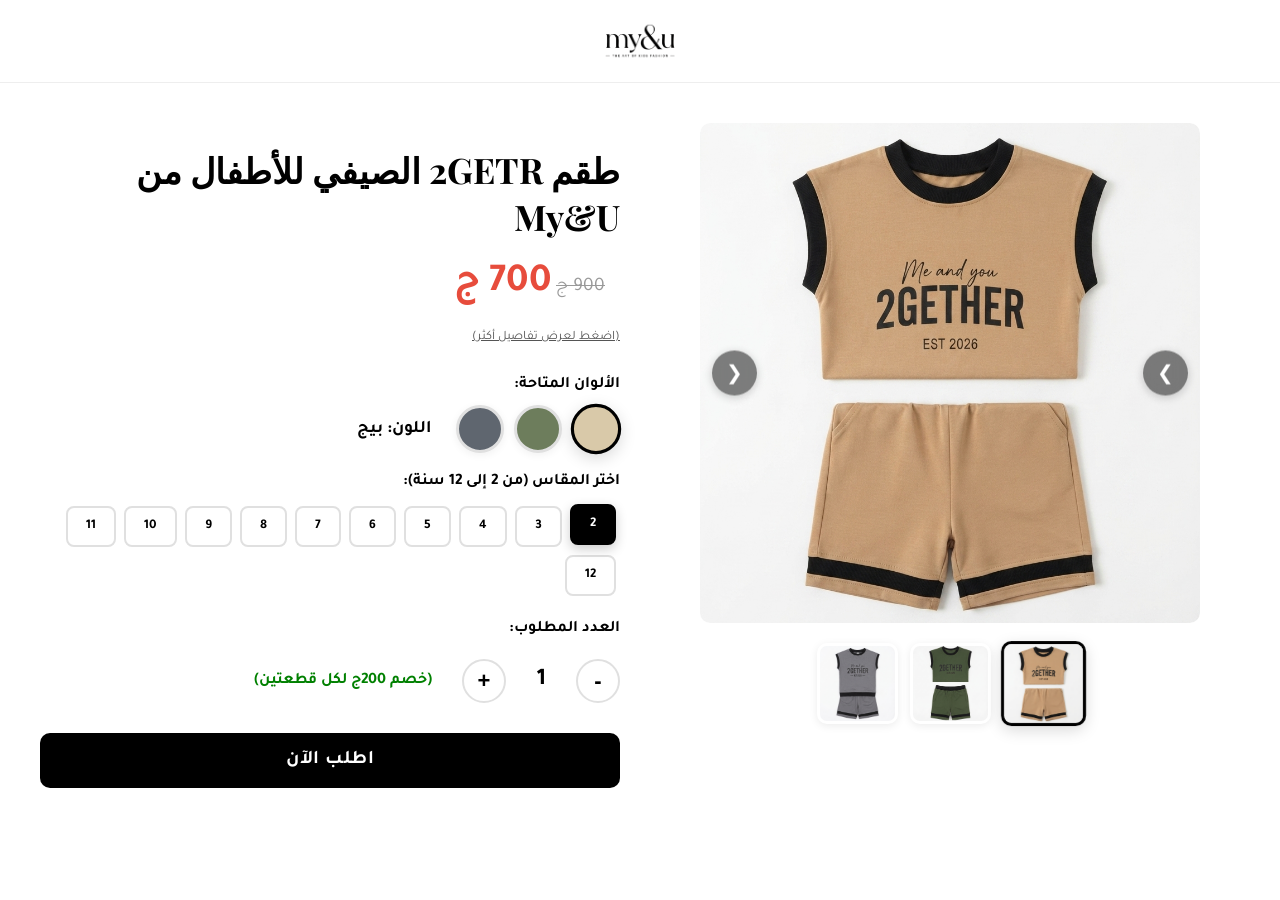
<file: index.html>
<!DOCTYPE html>
<html lang="ar" dir="rtl">
<head>
    <meta charset="UTF-8">
    <meta name="viewport" content="width=device-width, initial-scale=1.0">
    <title>My&U | طقم 2GETR</title>
    
    <!-- ✅ بكسل ميتا الجديد -->
    <!-- Meta Pixel Code -->
    <script>
    !function(f,b,e,v,n,t,s)
    {if(f.fbq)return;n=f.fbq=function(){n.callMethod?
    n.callMethod.apply(n,arguments):n.queue.push(arguments)};
    if(!f._fbq)f._fbq=n;n.push=n;n.loaded=!0;n.version='2.0';
    n.queue=[];t=b.createElement(e);t.async=!0;
    t.src=v;s=b.getElementsByTagName(e)[0];
    s.parentNode.insertBefore(t,s)}(window, document,'script',
    'https://connect.facebook.net/en_US/fbevents.js');
    fbq('init', '1043400881837068');
    fbq('track', 'PageView');
    </script>
    <noscript><img height="1" width="1" style="display:none"
    src="https://www.facebook.com/tr?id=1043400881837068&ev=PageView&noscript=1"
    /></noscript>
    <!-- End Meta Pixel Code -->

    <style>
        @import url('https://fonts.googleapis.com/css2?family=Playfair+Display:wght@400;700&family=Tajawal:wght@400;700&display=swap');
        
        body, header, .container, #checkout-page, form, .summary-box, input, select, textarea { 
            background-color: #ffffff !important; 
            color: #000; 
        }
        
        body { font-family: 'Tajawal', sans-serif; margin: 0; padding: 0; }
        header { display: flex; justify-content: center; padding: 20px; border-bottom: 1px solid #eee; }
        header img { max-width: 90px; height: auto; }
        
        .container { display: grid; grid-template-columns: 1fr 1fr; gap: 40px; padding: 40px; max-width: 1200px; margin: 0 auto; }
        
        .gallery-wrapper { position: relative; width: 100%; max-width: 500px; margin: 0 auto; overflow: hidden; border-radius: 10px; }
        .main-image { 
            width: 100%; 
            border-radius: 10px; 
            box-shadow: 0 5px 15px rgba(0,0,0,0.1); 
            display: block;
            transition: transform 0.5s cubic-bezier(0.4, 0, 0.2, 1), opacity 0.5s cubic-bezier(0.4, 0, 0.2, 1);
            will-change: transform, opacity;
            aspect-ratio: 1 / 1;
            object-fit: cover;
        }
        
        /* ✅ تحسين أزرار التنقل */
        .nav-btn {
            position: absolute;
            top: 50%;
            transform: translateY(-50%);
            width: 45px;
            height: 45px;
            background: rgba(0, 0, 0, 0.5);
            backdrop-filter: blur(8px);
            color: white;
            border: none;
            border-radius: 50%;
            font-size: 20px;
            cursor: pointer;
            z-index: 10;
            display: flex;
            justify-content: center;
            align-items: center;
            transition: all 0.3s ease;
            box-shadow: 0 2px 10px rgba(0,0,0,0.2);
        }
        .nav-btn:hover { 
            background: rgba(0, 0, 0, 0.85);
            transform: translateY(-50%) scale(1.1);
        }
        .nav-btn:active { transform: translateY(-50%) scale(0.95); }
        .nav-btn.prev { left: 12px; }
        .nav-btn.next { right: 12px; }
        
        .thumbnails { display: flex; justify-content: center; gap: 12px; margin-top: 20px; flex-wrap: wrap; }
        .thumb { 
            width: 75px; 
            height: 75px; 
            object-fit: cover; 
            border-radius: 10px; 
            border: 3px solid transparent; 
            cursor: pointer; 
            transition: all 0.3s ease;
            box-shadow: 0 2px 8px rgba(0,0,0,0.08);
        }
        .thumb:hover { transform: scale(1.05); box-shadow: 0 4px 12px rgba(0,0,0,0.15); }
        .thumb.active, .swatch.active { 
            border-color: #000; 
            transform: scale(1.05);
            box-shadow: 0 4px 15px rgba(0,0,0,0.15);
        }
        
        .details h1 { font-family: 'Playfair Display', serif; font-size: 2.2rem; margin-bottom: 20px; }
        .prices { margin-bottom: 20px; }
        .old-price { color: #999; text-decoration: line-through; font-size: 1.2rem; margin-right: 15px; }
        .current-price { color: #e74c3c; font-size: 2.5rem; font-weight: bold; }
        
        .details-toggle { font-size: 0.8rem; color: #555; cursor: pointer; text-decoration: underline; margin-bottom: 10px; display: inline-block; }
        #more-details { display: none; background: #f9f9f9; border: 1px solid #eee; border-radius: 8px; padding: 15px; margin-bottom: 20px; font-size: 0.95rem; line-height: 1.6; }
        
        .section-title { font-weight: bold; margin-bottom: 10px; margin-top: 20px; }
        .swatches { display: flex; gap: 10px; align-items: center; flex-wrap: wrap; }
        .swatch { 
            width: 42px; 
            height: 42px; 
            border-radius: 50%; 
            border: 3px solid #e0e0e0; 
            cursor: pointer; 
            transition: all 0.3s ease;
            box-shadow: 0 2px 8px rgba(0,0,0,0.06);
        }
        .swatch:hover { transform: scale(1.08); box-shadow: 0 4px 12px rgba(0,0,0,0.12); }
        #color-name-display { font-weight: bold; margin-right: 15px; font-size: 1.1rem; }
        
        .size-btn { 
            padding: 10px 18px; 
            border: 2px solid #e0e0e0; 
            border-radius: 8px; 
            cursor: pointer; 
            font-family: 'Tajawal', sans-serif; 
            background: #fff; 
            color: #000;
            transition: all 0.3s ease;
            font-weight: bold;
            margin: 4px;
        }
        .size-btn:hover { border-color: #999; transform: translateY(-2px); }
        .size-btn.active { background: #000; color: #fff; border-color: #000; transform: translateY(-2px); box-shadow: 0 4px 12px rgba(0,0,0,0.2); }
        
        .qty-section { display: flex; align-items: center; gap: 15px; margin-top: 20px; flex-wrap: wrap; }
        .qty-btn { 
            width: 44px; 
            height: 44px; 
            border-radius: 50%; 
            border: 2px solid #e0e0e0; 
            background: #fff; 
            font-size: 22px; 
            cursor: pointer; 
            color: #000;
            transition: all 0.3s ease;
            font-weight: bold;
        }
        .qty-btn:hover { background: #f0f0f0; transform: scale(1.05); }
        .qty-btn:active { transform: scale(0.95); }
        
        #dynamic-items-container { display: none; }
        .item-section { 
            border: 1px solid #e0e0e0; 
            border-radius: 10px; 
            padding: 15px; 
            margin-bottom: 10px; 
            background: #fafafa;
            animation: fadeSlideIn 0.3s ease;
        }
        .item-title { font-weight: bold; margin-bottom: 10px; font-size: 1.05rem; }
        
        .order-btn { 
            background-color: #000; 
            color: white; 
            font-size: 1.2rem; 
            padding: 16px; 
            border: none; 
            border-radius: 10px; 
            cursor: pointer; 
            width: 100%; 
            margin-top: 30px; 
            font-family: 'Tajawal', sans-serif;
            transition: all 0.3s ease;
            font-weight: bold;
            letter-spacing: 0.5px;
        }
        .order-btn:hover { background-color: #222; transform: translateY(-2px); box-shadow: 0 6px 20px rgba(0,0,0,0.15); }
        .order-btn:active { transform: translateY(0); }
        .order-btn:disabled { background-color: #ccc; cursor: not-allowed; transform: none; box-shadow: none; }

        #checkout-page { display: none; padding: 40px; max-width: 600px; margin: 0 auto; }
        .back-btn { 
            background: #f0f0f0; 
            border: none; 
            padding: 12px 24px; 
            border-radius: 8px; 
            cursor: pointer; 
            margin-bottom: 20px; 
            font-family: 'Tajawal', sans-serif; 
            color: #000;
            transition: all 0.3s ease;
            font-weight: bold;
        }
        .back-btn:hover { background: #e0e0e0; transform: translateX(-4px); }
        
        .checkout-images-container {
            display: flex;
            flex-wrap: wrap;
            justify-content: center;
            gap: 12px;
            margin-bottom: 20px;
        }
        .checkout-images-container img {
            width: 40%;
            max-width: 140px;
            border-radius: 12px;
            border: 2px solid #eee;
            box-shadow: 0 4px 12px rgba(0,0,0,0.06);
            object-fit: cover;
            aspect-ratio: 1 / 1;
        }
        
        .summary-box { 
            background: #f8f8f8 !important; 
            padding: 24px; 
            border-radius: 12px; 
            margin-bottom: 20px; 
            border: 1px solid #eee;
            box-shadow: 0 2px 12px rgba(0,0,0,0.04);
        }
        .summary-row { display: flex; justify-content: space-between; margin-bottom: 10px; border-bottom: 1px dashed #e0e0e0; padding-bottom: 10px; }
        .summary-row.discount { color: #e74c3c; font-weight: bold; }
        .summary-row.total { font-size: 1.5rem; font-weight: bold; border: none; margin-top: 10px; color: #000; padding-top: 10px; }
        
        input, select, textarea { 
            width: 100%; 
            padding: 14px; 
            margin-bottom: 15px; 
            border: 2px solid #e0e0e0; 
            border-radius: 8px; 
            font-family: 'Tajawal', sans-serif; 
            box-sizing: border-box; 
            color: #000; 
            background: #fff;
            transition: border-color 0.3s ease;
            font-size: 1rem;
        }
        input:focus, select:focus, textarea:focus { 
            border-color: #000; 
            outline: none; 
            box-shadow: 0 0 0 3px rgba(0,0,0,0.05);
        }
        label { font-weight: bold; display: block; margin-bottom: 6px; color: #000; }
        
        /* ✅ تأثيرات إضافية */
        @keyframes fadeSlideIn {
            from { opacity: 0; transform: translateY(-10px); }
            to { opacity: 1; transform: translateY(0); }
        }
        
        .fade-in { animation: fadeSlideIn 0.4s ease; }
        
        @media (max-width: 768px) { 
            .container { grid-template-columns: 1fr; padding: 20px; }
            .thumb { width: 60px; height: 60px; }
            .checkout-images-container img { width: 30%; max-width: 100px; }
        }
    </style>
</head>
<body>

    <div id="main-page">
        <header>
            <img src="image_4.png" alt="My&U Logo" onerror="this.style.display='none'" loading="lazy">
        </header>

        <div class="container">
            <div class="gallery">
                <div class="gallery-wrapper">
                    <button class="nav-btn prev" onclick="navigateImage(-1)" aria-label="السابق">&#10094;</button>
                    <!-- ✅ تم إضافة loading="lazy" و fetchpriority="high" للصورة الرئيسية -->
                    <img id="mainImage" src="beige_1.png" class="main-image" alt="طقم 2GETR" loading="lazy" fetchpriority="high">
                    <button class="nav-btn next" onclick="navigateImage(1)" aria-label="التالي">&#10095;</button>
                </div>

                <div class="thumbnails">
                    <img src="beige_1.png" class="thumb active" onclick="selectColor('beige')" alt="بيج" loading="lazy">
                    <img src="green_1.png" class="thumb" onclick="selectColor('green')" alt="زيتي" loading="lazy">
                    <img src="grey_1.png" class="thumb" onclick="selectColor('grey')" alt="رمادي" loading="lazy">
                </div>
            </div>

            <div class="details">
                <h1>طقم 2GETR الصيفي للأطفال من My&U</h1>
                
                <div class="prices">
                    <span class="old-price">900 ج</span>
                    <span class="current-price">700 ج</span>
                </div>

                <span class="details-toggle" onclick="toggleDetails()">(اضغط لعرض تفاصيل أكثر)</span>
                <div id="more-details">
                    (🌟 طقم أطفال شيك وعصري 🌟<br>
                    👕 خامة إنترلوك قطن 100% ناعمة ومريحة على بشرة الأطفال، مناسبة للخروج واللعب.<br>
                    تصميم مميز وخامة عالية الجودة تمنح طفلك الراحة والأناقة طوال اليوم.)
                </div>

                <div class="section-title">الألوان المتاحة:</div>
                <div class="swatches">
                    <div class="swatch active" style="background-color: #D9C9A9;" onclick="selectColor('beige')" title="بيج"></div>
                    <div class="swatch" style="background-color: #6D7D5C;" onclick="selectColor('green')" title="زيتي"></div>
                    <div class="swatch" style="background-color: #5F666F;" onclick="selectColor('grey')" title="رمادي"></div>
                    <span id="color-name-display">اللون: بيج</span>
                </div>

                <div class="section-title">اختر المقاس (من 2 إلى 12 سنة):</div>
                <div class="sizes" id="sizes-container"></div>

                <div class="section-title">العدد المطلوب:</div>
                <div class="qty-section">
                    <button class="qty-btn" onclick="updateQty(-1)" aria-label="تقليل العدد">-</button>
                    <span id="qty-display" style="font-size: 1.5rem; font-weight: bold; min-width: 40px; text-align: center;">1</span>
                    <button class="qty-btn" onclick="updateQty(1)" aria-label="زيادة العدد">+</button>
                    <span style="color: green; font-weight: bold; margin-right: 15px;">(خصم 200ج لكل قطعتين)</span>
                </div>

                <div id="dynamic-items-container"></div>

                <button class="order-btn" onclick="goToCheckout()">اطلب الآن</button>
            </div>
        </div>
    </div>

    <div id="checkout-page">
        <button class="back-btn" onclick="goBack()">← الرجوع للمنتج</button>
        <h1 style="font-family: 'Playfair Display', serif; margin-bottom: 20px;">إتمام الطلب</h1>

        <div class="checkout-images-container" id="checkout-images-container">
            <!-- سيتم وضع الصور هنا ديناميكياً -->
        </div>

        <div class="summary-box">
            <div class="summary-row"><span>المنتج:</span> <span>طقم 2GETR</span></div>
            <div id="checkout-items-details"></div>
            <div class="summary-row"><span>عدد القطع:</span> <span id="sum-qty"></span></div>
            
            <div class="summary-row" id="original-summary-row"><span>السعر قبل الخصم:</span> <span id="sum-original"></span></div>
            <div class="summary-row discount" id="discount-summary-row"><span>الخصم المطبق:</span> <span id="sum-discount"></span></div>
            
            <div class="summary-row"><span>سعر المنتج:</span> <span id="sum-price"></span></div>
            <div class="summary-row"><span>مصاريف الشحن:</span> <span id="sum-shipping">65 ج</span></div>
            <div class="summary-row total"><span>الإجمالي النهائي:</span> <span id="sum-total"></span></div>
        </div>

        <form onsubmit="submitOrder(event)">
            <label>رقم الهاتف:</label>
            <input type="tel" id="phone" required placeholder="01xxxxxxxxx">
            
            <label>المحافظة:</label>
            <select id="governorate" required>
                <option value="">اختر المحافظة</option>
                <option>القاهرة</option>
                <option>الجيزة</option>
                <option>الإسكندرية</option>
                <option>القليوبية</option>
                <option>الدقهلية</option>
                <option>الشرقية</option>
                <option>الغربية</option>
                <option>المنوفية</option>
                <option>البحيرة</option>
                <option>كفر الشيخ</option>
                <option>دمياط</option>
                <option>بورسعيد</option>
                <option>الإسماعيلية</option>
                <option>السويس</option>
                <option>شمال سيناء</option>
                <option>جنوب سيناء</option>
                <option>بني سويف</option>
                <option>الفيوم</option>
                <option>المنيا</option>
                <option>أسيوط</option>
                <option>سوهاج</option>
                <option>قنا</option>
                <option>الأقصر</option>
                <option>أسوان</option>
                <option>البحر الأحمر</option>
                <option>الوادي الجديد</option>
                <option>مطروح</option>
            </select>

            <label>العنوان بالتفصيل:</label>
            <textarea id="address" rows="3" required placeholder="اسم الشارع، رقم العمارة، الدور، الشقة..."></textarea>

            <button type="submit" class="order-btn" style="margin-top: 10px;">تأكيد الطلب</button>
        </form>
    </div>

    <script>
        const TELEGRAM_BOT_TOKEN = "8421587672:AAGLKUmRaoclQ3uvp_t5QojQH05fFPQfdFQ";
        const TELEGRAM_CHAT_ID = "5749060658";
        
        const colorSets = {
            'beige': { name: 'بيج', images: ['beige_1.png', 'https://ibb.co/kg5PW7Cm', 'beige_3.png', 'beige_4.png'] },
            'green': { name: 'زيتي', images: ['green_1.png', 'green_2.png', 'green_3.png', 'green_4.png'] },
            'grey':  { name: 'رمادي', images: ['grey_1.png', 'grey_2.png', 'grey_3.png', 'grey_4.png'] }
        };

        let currentColorKey = 'beige';
        let currentImages = colorSets[currentColorKey].images;
        let currentIndex = 0;
        let isAnimating = false;

        let qty = 1;
        let subTotal = 700;
        let originalTotal = 700;
        let discount = 0;
        let currentSize = 2;
        const shippingFee = 65;

        const sizesContainer = document.getElementById('sizes-container');
        for (let i = 2; i <= 12; i++) {
            let btn = document.createElement('button');
            btn.className = 'size-btn' + (i === 2 ? ' active' : '');
            btn.innerText = i;
            btn.onclick = function() { 
                document.querySelectorAll('.size-btn').forEach(b => b.classList.remove('active'));
                btn.classList.add('active');
                currentSize = i;
            };
            sizesContainer.appendChild(btn);
        }

        function toggleDetails() {
            const details = document.getElementById('more-details');
            if (details.style.display === 'none' || details.style.display === '') {
                details.style.display = 'block';
            } else {
                details.style.display = 'none';
            }
        }

        // ✅ تحسين التنقل بين الصور بحركة سلسة
        function navigateImage(direction) {
            if (isAnimating) return;
            isAnimating = true;
            const img = document.getElementById('mainImage');
            currentIndex = (currentIndex + direction + currentImages.length) % currentImages.length;
            
            // تأثير انزلاقي سلس
            if (direction === 1) {
                img.style.transform = 'translateX(-100%) scale(0.95)';
                img.style.opacity = '0.3';
                setTimeout(() => {
                    img.src = currentImages[currentIndex];
                    img.style.transition = 'none';
                    img.style.transform = 'translateX(100%) scale(0.95)';
                    img.style.opacity = '0.3';
                    setTimeout(() => {
                        img.style.transition = 'transform 0.5s cubic-bezier(0.4, 0, 0.2, 1), opacity 0.5s cubic-bezier(0.4, 0, 0.2, 1)';
                        img.style.transform = 'translateX(0) scale(1)';
                        img.style.opacity = '1';
                        isAnimating = false;
                    }, 30);
                }, 300);
            } else {
                img.style.transform = 'translateX(100%) scale(0.95)';
                img.style.opacity = '0.3';
                setTimeout(() => {
                    img.src = currentImages[currentIndex];
                    img.style.transition = 'none';
                    img.style.transform = 'translateX(-100%) scale(0.95)';
                    img.style.opacity = '0.3';
                    setTimeout(() => {
                        img.style.transition = 'transform 0.5s cubic-bezier(0.4, 0, 0.2, 1), opacity 0.5s cubic-bezier(0.4, 0, 0.2, 1)';
                        img.style.transform = 'translateX(0) scale(1)';
                        img.style.opacity = '1';
                        isAnimating = false;
                    }, 30);
                }, 300);
            }
        }

        function selectColor(colorKey) {
            if (colorKey === currentColorKey) return;
            currentColorKey = colorKey;
            currentImages = colorSets[colorKey].images;
            currentIndex = 0;
            
            const img = document.getElementById('mainImage');
            img.style.transition = 'none';
            img.style.opacity = '0';
            img.style.transform = 'scale(0.95)';
            setTimeout(() => {
                img.src = currentImages[currentIndex];
                img.style.transition = 'opacity 0.4s ease, transform 0.4s ease';
                img.style.opacity = '1';
                img.style.transform = 'scale(1)';
            }, 50);
            
            const thumbnails = document.querySelectorAll('.thumb');
            thumbnails.forEach(t => t.classList.remove('active'));
            if (colorKey === 'beige') thumbnails[0].classList.add('active');
            if (colorKey === 'green') thumbnails[1].classList.add('active');
            if (colorKey === 'grey') thumbnails[2].classList.add('active');

            document.querySelectorAll('.swatch').forEach(s => s.classList.remove('active'));
            const swatchIndex = colorKey === 'beige' ? 0 : (colorKey === 'green' ? 1 : 2);
            document.querySelectorAll('.swatch')[swatchIndex].classList.add('active');
            document.getElementById('color-name-display').innerText = 'اللون: ' + colorSets[colorKey].name;
        }

        function updateQty(delta) {
            qty += delta;
            if (qty < 1) qty = 1;
            document.getElementById('qty-display').innerText = qty;
            
            subTotal = (Math.floor(qty / 2) * 1200) + ((qty % 2) * 700);
            originalTotal = qty * 700; 
            discount = originalTotal - subTotal;
            
            const container = document.getElementById('dynamic-items-container');
            if (qty === 1) {
                container.style.display = 'none';
                container.innerHTML = ''; 
            } else {
                container.style.display = 'block';
                renderItemsDetails();
            }
        }

        function renderItemsDetails() {
            const container = document.getElementById('dynamic-items-container');
            container.innerHTML = ''; 

            for (let i = 0; i < qty; i++) {
                const div = document.createElement('div');
                div.className = 'item-section fade-in';
                div.innerHTML = `
                    <div class="item-title">القطعة ${i + 1}</div>
                    <label>اللون</label>
                    <select id="item-${i+1}-color">
                        <option value="بيج">بيج</option>
                        <option value="زيتي">زيتي</option>
                        <option value="رمادي">رمادي</option>
                    </select>
                    <label>المقاس</label>
                    <select id="item-${i+1}-size">
                        ${Array.from({length: 11}, (_, j) => `<option value="${j+2}">${j+2}</option>`).join('')}
                    </select>
                `;
                container.appendChild(div);
            }
        }

        function goToCheckout() {
            document.getElementById('main-page').style.display = 'none';
            document.getElementById('checkout-page').style.display = 'block';
            window.scrollTo(0, 0);

            // توليد صور المنتج في الفاتورة
            const imagesContainer = document.getElementById('checkout-images-container');
            imagesContainer.innerHTML = '';

            if (qty === 1) {
                const img = document.createElement('img');
                img.src = currentImages[currentIndex];
                img.loading = 'lazy';
                imagesContainer.appendChild(img);
            } else {
                for (let i = 0; i < qty; i++) {
                    const colorName = document.getElementById(`item-${i+1}-color`).value;
                    const colorKey = Object.keys(colorSets).find(key => colorSets[key].name === colorName);
                    if (colorKey) {
                        const img = document.createElement('img');
                        img.src = colorSets[colorKey].images[0];
                        img.loading = 'lazy';
                        imagesContainer.appendChild(img);
                    }
                }
            }

            // توليد تفاصيل الطلب النصية
            let itemsDetailsHTML = '';
            if (qty === 1) {
                const color = colorSets[currentColorKey].name;
                const size = currentSize;
                itemsDetailsHTML += `
                    <div class="summary-row">
                        <span>القطعة 1:</span>
                        <span>${color} - مقاس ${size}</span>
                    </div>
                `;
            } else {
                for (let i = 0; i < qty; i++) {
                    const color = document.getElementById(`item-${i+1}-color`).value;
                    const size = document.getElementById(`item-${i+1}-size`).value;
                    itemsDetailsHTML += `
                        <div class="summary-row">
                            <span>القطعة ${i+1}:</span>
                            <span>${color} - مقاس ${size}</span>
                        </div>
                    `;
                }
            }
            document.getElementById('checkout-items-details').innerHTML = itemsDetailsHTML;

            // الحسابات النهائية
            document.getElementById('sum-qty').innerText = qty + ' قطعة';
            document.getElementById('sum-price').innerText = subTotal + ' ج';
            document.getElementById('sum-total').innerText = (subTotal + shippingFee) + ' ج';

            const originalRow = document.getElementById('original-summary-row');
            const discountRow = document.getElementById('discount-summary-row');
            
            if (qty === 1) {
                originalRow.style.display = 'none';
                discountRow.style.display = 'none';
            } else {
                originalRow.style.display = 'flex';
                discountRow.style.display = 'flex';
                document.getElementById('sum-original').innerText = originalTotal + ' ج';
                document.getElementById('sum-discount').innerText = "- " + discount + " ج";
            }
        }

        function goBack() {
            document.getElementById('main-page').style.display = 'block';
            document.getElementById('checkout-page').style.display = 'none';
        }

        async function submitOrder(e) {
            e.preventDefault();
            const submitBtn = document.querySelector('#checkout-page button[type="submit"]');
            submitBtn.disabled = true;
            submitBtn.innerText = "جاري إرسال الطلب...";

            let itemsDetails = [];
            if (qty === 1) {
                const color = colorSets[currentColorKey].name;
                const size = currentSize;
                itemsDetails.push(`قطعة 1: ${color} - مقاس ${size}`);
            } else {
                for (let i = 0; i < qty; i++) {
                    const color = document.getElementById(`item-${i+1}-color`).value;
                    const size = document.getElementById(`item-${i+1}-size`).value;
                    itemsDetails.push(`قطعة ${i+1}: ${color} - مقاس ${size}`);
                }
            }

            const phone = document.getElementById('phone').value;
            const gov = document.getElementById('governorate').value;
            const address = document.getElementById('address').value;

            let message = `
🛒 *طلب جديد من موقع My&U*
———————————
👕 *المنتج:* طقم 2GETR
📦 *تفاصيل القطع:*
${itemsDetails.join('\n')}
———————————
📞 *رقم الهاتف:* ${phone}
📍 *المحافظة:* ${gov}
🏠 *العنوان:* ${address}
———————————
💵 *سعر المنتج:* ${subTotal} ج
🚚 *الشحن:* ${shippingFee} ج
✅ *الإجمالي النهائي:* ${subTotal + shippingFee} ج
`;

            if (qty > 1) {
                message = `
🛒 *طلب جديد من موقع My&U*
———————————
👕 *المنتج:* طقم 2GETR
📦 *تفاصيل القطع:*
${itemsDetails.join('\n')}
———————————
📞 *رقم الهاتف:* ${phone}
📍 *المحافظة:* ${gov}
🏠 *العنوان:* ${address}
———————————
💰 *السعر قبل الخصم:* ${originalTotal} ج
🎁 *الخصم:* -${discount} ج
💵 *السعر بعد الخصم:* ${subTotal} ج
🚚 *الشحن:* ${shippingFee} ج
✅ *الإجمالي النهائي:* ${subTotal + shippingFee} ج
`;
            }

            // ✅ إرسال حدث الشراء إلى بكسل ميتا
            if (typeof fbq !== 'undefined') {
                fbq('track', 'Purchase', {
                    value: subTotal + shippingFee,
                    currency: 'EGP',
                    content_type: 'product',
                    content_ids: ['2GETR-SET'],
                    content_name: 'طقم 2GETR',
                    num_items: qty
                });
            }

            try {
                const response = await fetch(`https://api.telegram.org/bot${TELEGRAM_BOT_TOKEN}/sendMessage`, {
                    method: 'POST',
                    headers: { 'Content-Type': 'application/json' },
                    body: JSON.stringify({ chat_id: TELEGRAM_CHAT_ID, text: message, parse_mode: 'Markdown' })
                });
                const data = await response.json();
                
                if (data.ok) {
                    alert("شكراً لطلبك من براند My&U! ❤\nتم استلام طلبك بنجاح، وسيتم التواصل معك قريباً لتأكيده.");
                    document.getElementById('phone').value = '';
                    document.getElementById('address').value = '';
                    document.getElementById('governorate').selectedIndex = 0;
                } else {
                    alert("حدث خطأ في التوكن أو المعرف. تأكد من صحتهما.");
                }
            } catch (error) {
                alert("تعذر الاتصال بخادم التليجرام. تأكد من الإنترنت.");
            } finally {
                submitBtn.disabled = false;
                submitBtn.innerText = "تأكيد الطلب";
            }
        }
        
        updateQty(0); 
        selectColor('beige');
    </script>
</body>
</html>
</file>
